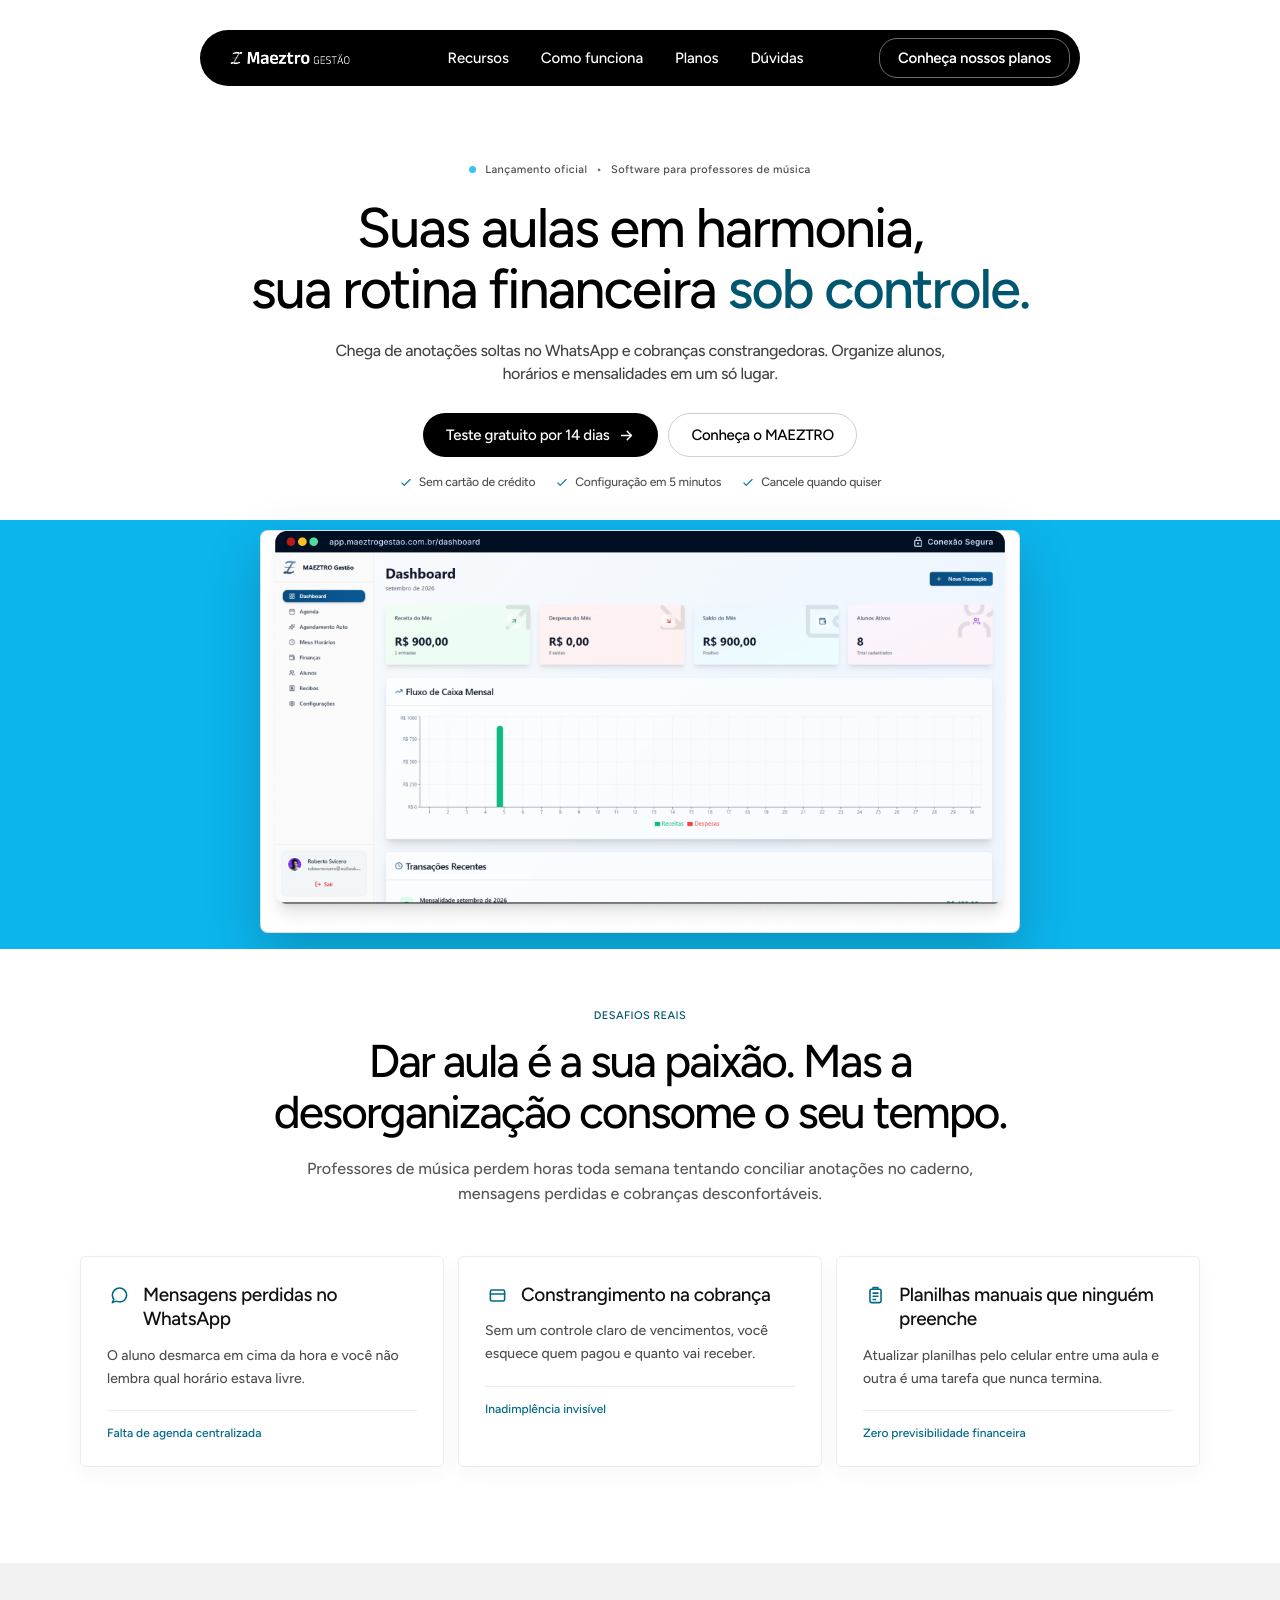
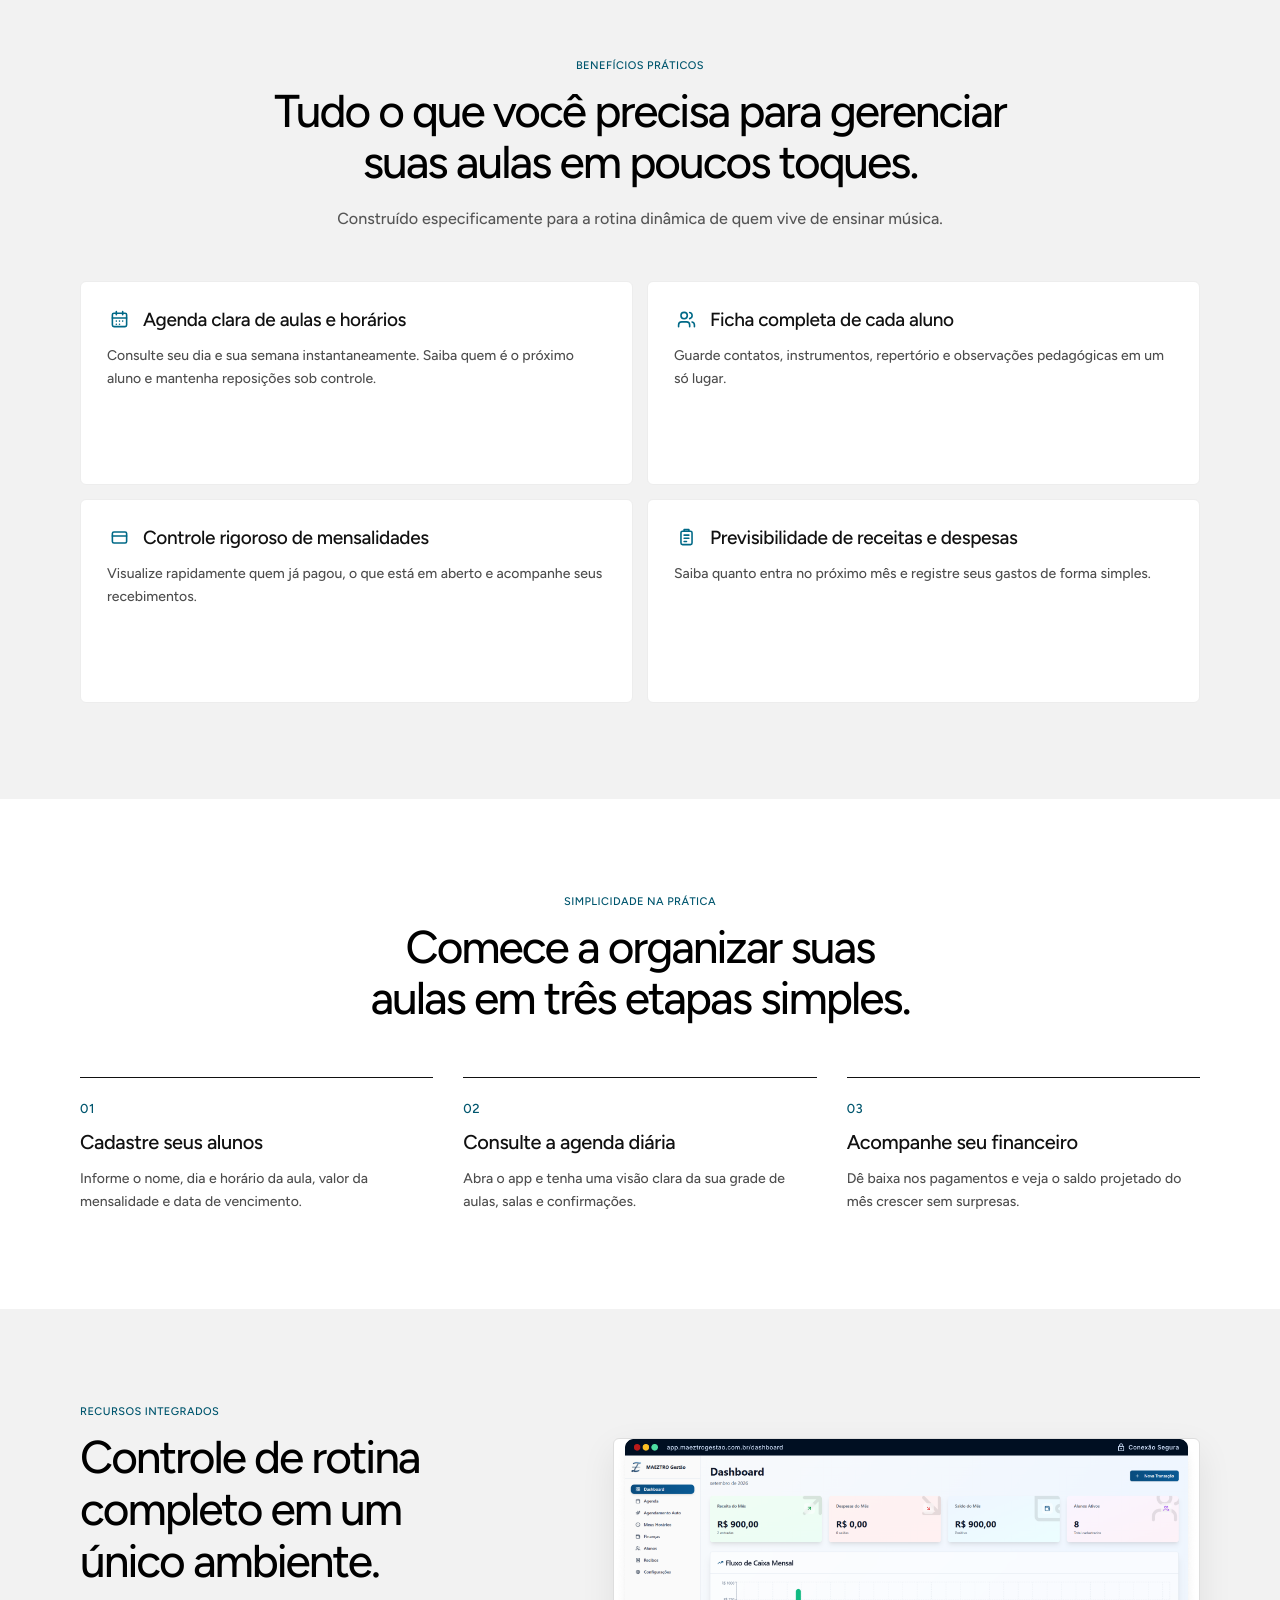
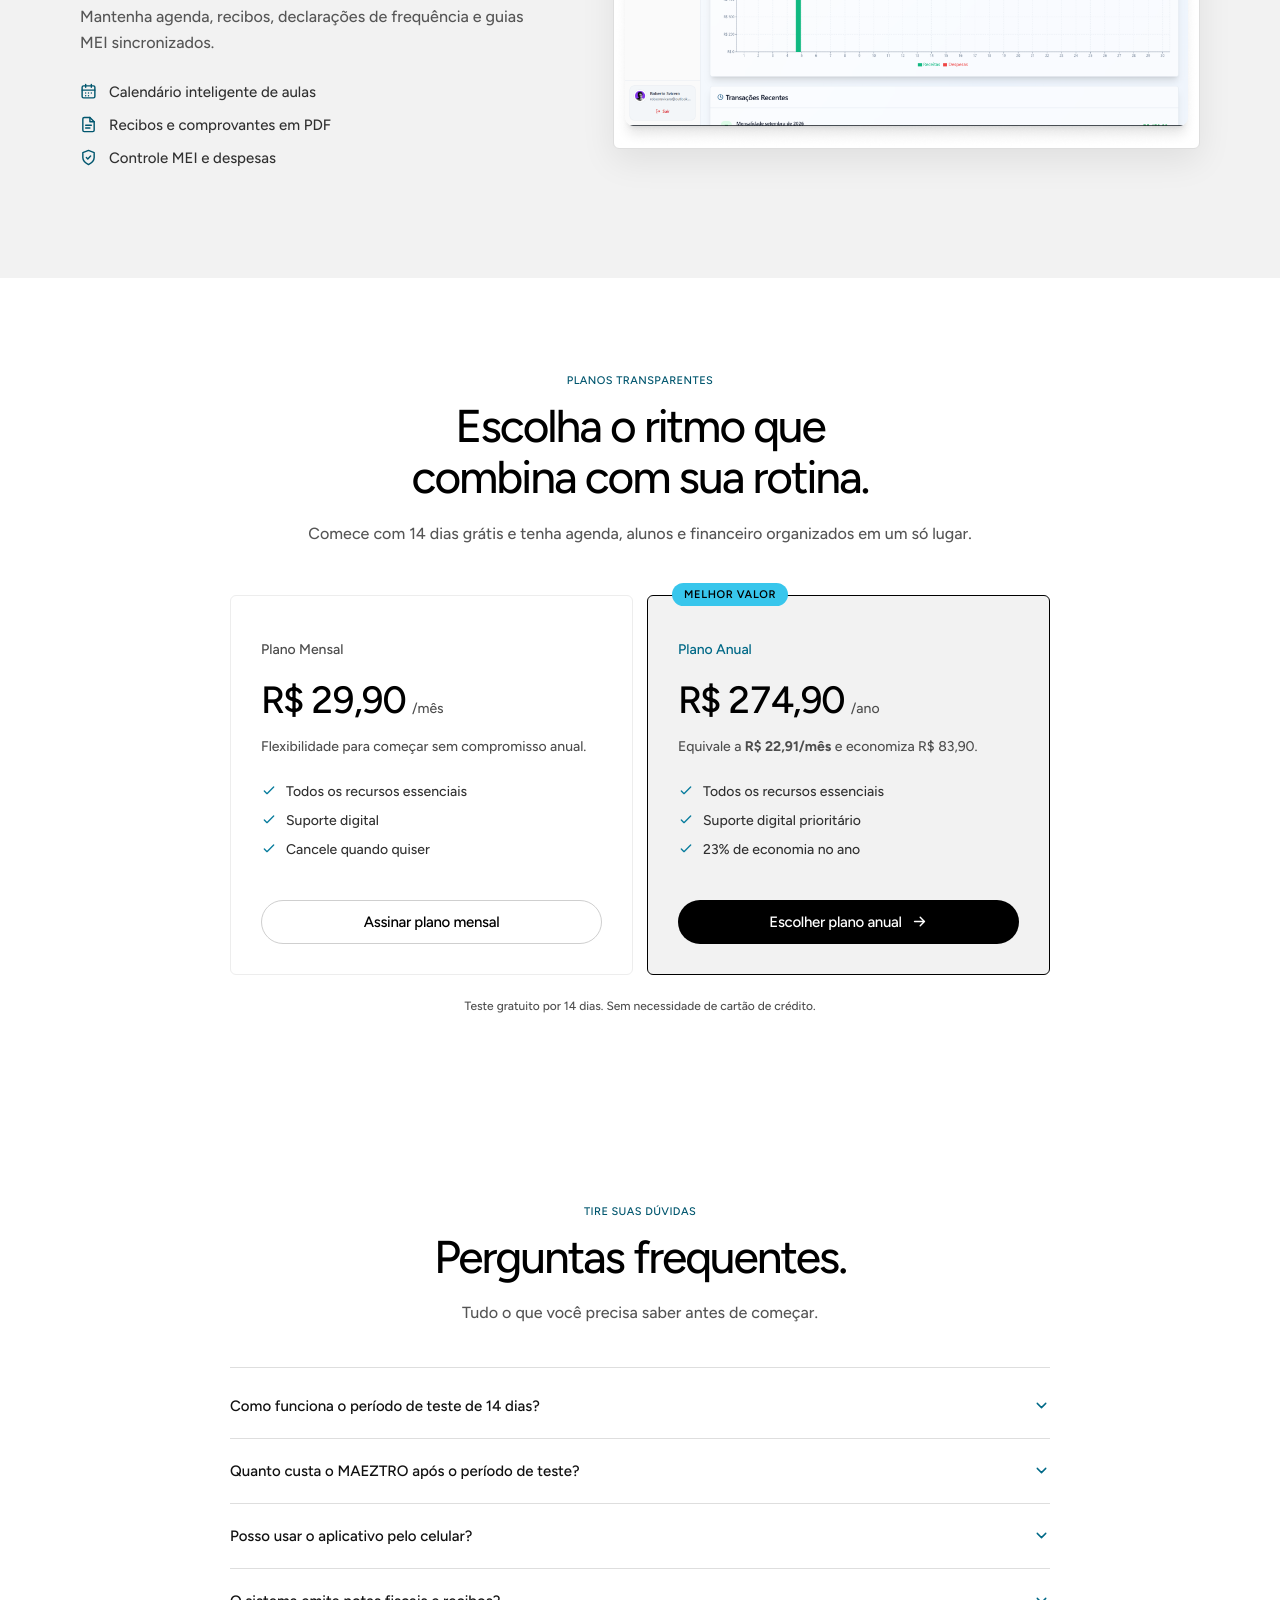
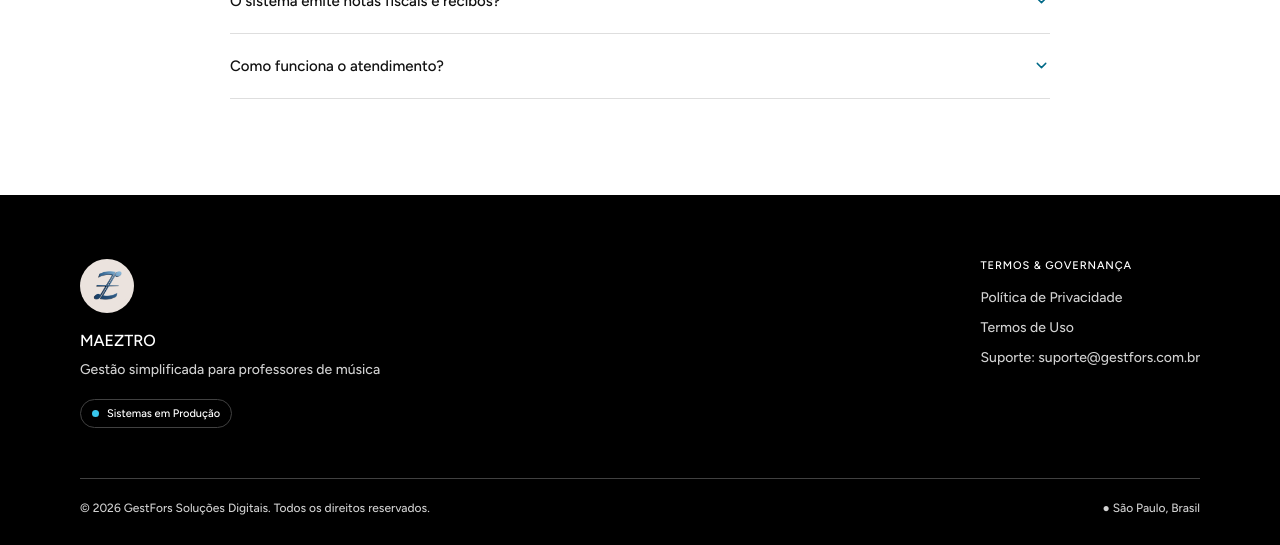
<file: index.html>
<!doctype html>
<html lang="pt-BR">

<head>
  <meta charset="UTF-8" />
  <meta name="viewport" content="width=device-width, initial-scale=1.0" />
  <meta name="description" content="MAEZTRO: organize suas aulas, alunos e financeiro em um só lugar." />
  <title>MAEZTRO | Gestão para professores de música</title>
  <link rel="preconnect" href="https://fonts.googleapis.com" />
  <link rel="preconnect" href="https://fonts.gstatic.com" crossorigin />
  <link
    href="https://fonts.googleapis.com/css2?family=Figtree:wght@100..900&display=block"
    rel="stylesheet" />
  <link rel="stylesheet" href="styles.css" />
</head>

<body>
  <header class="site-header">
    <div class="header-inner">
      <a class="brand" href="#inicio" aria-label="MAEZTRO Gestão">
        <img src="assets/logo_horizontal_branco.png" alt="MAEZTRO" />
      </a>
      <nav class="desktop-nav" aria-label="Navegação principal">
        <a href="#beneficios">Recursos</a>
        <a href="#como-funciona">Como funciona</a>
        <a href="#planos">Planos</a>
        <a href="#faq">Dúvidas</a>
      </nav>
      <a class="header-cta" href="#planos">Conheça nossos planos</a>
      <button class="menu-toggle" type="button" aria-label="Abrir menu" aria-expanded="false"
        aria-controls="mobile-menu"><i data-lucide="menu"></i></button>
    </div>
    <nav id="mobile-menu" class="mobile-nav" aria-label="Navegação principal móvel">
      <a href="#beneficios">Recursos</a>
      <a href="#como-funciona">Como funciona</a>
      <a href="#planos">Planos</a>
      <a href="#faq">Dúvidas</a>
      <a class="mobile-cta" href="#planos">Conheça nossos planos</a>
    </nav>
  </header>

  <main>
    <section id="inicio" class="hero section-light">
      <div class="hero-content">
        <div class="eyebrow-pill"><span></span> Lançamento oficial <b>•</b> Software para professores de música</div>
        <h1>Suas aulas em harmonia,<br />sua rotina financeira <em>sob controle.</em></h1>
        <p class="lead">Chega de anotações soltas no WhatsApp e cobranças constrangedoras. Organize alunos, horários e mensalidades em um só lugar.</p>
        <div class="actions">
          <a class="button button-primary" href="https://app-maeztro.gestfors.com.br/teste-gratis" target="_blank" rel="noreferrer">Teste gratuito por 14 dias <i data-lucide="arrow-right"></i></a>
          <a class="button button-secondary" href="#beneficios">Conheça o MAEZTRO</a>
        </div>
        <div class="trust-list">
          <span><i data-lucide="check"></i> Sem cartão de crédito</span>
          <span><i data-lucide="check"></i> Configuração em 5 minutos</span>
          <span><i data-lucide="check"></i> Cancele quando quiser</span>
        </div>
      </div>
      <div class="hero-band" aria-hidden="true">
        <video class="band-video" autoplay muted loop playsinline preload="metadata"
          poster="https://d8j0ntlcm91z4.cloudfront.net/user_38xzZboKViGWJOttwIXH07lWA1P/hf_20260826_125039_45a71f04-36dd-4620-99d8-7526316d439e.png">
          <source src="https://d8j0ntlcm91z4.cloudfront.net/user_38xzZboKViGWJOttwIXH07lWA1P/hf_20260826_125119_4963ddd4-c287-4044-b014-b68943cdd8bd.mp4" type="video/mp4" />
        </video>
        <div class="band-tint"></div>
      </div>
      <div class="hero-image">
        <div class="image-frame"><img src="assets/App Frame.png" alt="Dashboard do MAEZTRO Gestão" /></div>
      </div>
    </section>

    <section id="dores" class="section-light section-space">
      <div class="container centered">
        <div class="section-label">DESAFIOS REAIS</div>
        <h2>Dar aula é a sua paixão. Mas a desorganização consome o seu tempo.</h2>
        <p class="section-intro">Professores de música perdem horas toda semana tentando conciliar anotações no caderno, mensagens perdidas e cobranças desconfortáveis.</p>
        <div class="card-grid three-cols">
          <article class="info-card">
            <div class="icon-box"><i data-lucide="message-circle"></i></div>
            <h3>Mensagens perdidas no WhatsApp</h3>
            <p>O aluno desmarca em cima da hora e você não lembra qual horário estava livre.</p>
            <strong>Falta de agenda centralizada</strong>
          </article>
          <article class="info-card">
            <div class="icon-box"><i data-lucide="credit-card"></i></div>
            <h3>Constrangimento na cobrança</h3>
            <p>Sem um controle claro de vencimentos, você esquece quem pagou e quanto vai receber.</p>
            <strong>Inadimplência invisível</strong>
          </article>
          <article class="info-card">
            <div class="icon-box"><i data-lucide="clipboard-list"></i></div>
            <h3>Planilhas manuais que ninguém preenche</h3>
            <p>Atualizar planilhas pelo celular entre uma aula e outra é uma tarefa que nunca termina.</p>
            <strong>Zero previsibilidade financeira</strong>
          </article>
        </div>
      </div>
    </section>

    <section id="beneficios" class="section-blue section-space">
      <div class="container">
        <div class="section-heading">
          <div class="section-label">BENEFÍCIOS PRÁTICOS</div>
          <h2>Tudo o que você precisa para gerenciar suas aulas em poucos toques.</h2>
          <p>Construído especificamente para a rotina dinâmica de quem vive de ensinar música.</p>
        </div>
        <div class="card-grid two-cols">
          <article class="feature-card">
            <div class="icon-box blue"><i data-lucide="calendar-days"></i></div>
            <h3>Agenda clara de aulas e horários</h3>
            <p>Consulte seu dia e sua semana instantaneamente. Saiba quem é o próximo aluno e mantenha reposições sob
              controle.</p>
          </article>
          <article class="feature-card">
            <div class="icon-box violet"><i data-lucide="users"></i></div>
            <h3>Ficha completa de cada aluno</h3>
            <p>Guarde contatos, instrumentos, repertório e observações pedagógicas em um só lugar.</p>
          </article>
          <article class="feature-card">
            <div class="icon-box emerald"><i data-lucide="credit-card"></i></div>
            <h3>Controle rigoroso de mensalidades</h3>
            <p>Visualize rapidamente quem já pagou, o que está em aberto e acompanhe seus recebimentos.</p>
          </article>
          <article class="feature-card">
            <div class="icon-box cyan"><i data-lucide="clipboard-list"></i></div>
            <h3>Previsibilidade de receitas e despesas</h3>
            <p>Saiba quanto entra no próximo mês e registre seus gastos de forma simples.</p>
          </article>
        </div>
      </div>
    </section>

    <section id="como-funciona" class="section-light section-space">
      <div class="container centered">
        <div class="section-label">SIMPLICIDADE NA PRÁTICA</div>
        <h2>Comece a organizar suas aulas em três etapas simples.</h2>
        <div class="steps">
          <article><span>01</span>
            <h3>Cadastre seus alunos</h3>
            <p>Informe o nome, dia e horário da aula, valor da mensalidade e data de vencimento.</p>
          </article>
          <article><span>02</span>
            <h3>Consulte a agenda diária</h3>
            <p>Abra o app e tenha uma visão clara da sua grade de aulas, salas e confirmações.</p>
          </article>
          <article><span>03</span>
            <h3>Acompanhe seu financeiro</h3>
            <p>Dê baixa nos pagamentos e veja o saldo projetado do mês crescer sem surpresas.</p>
          </article>
        </div>
      </div>
    </section>

    <section class="section-blue section-space">
      <div class="container split-grid">
        <div>
          <div class="section-label">RECURSOS INTEGRADOS</div>
          <h2>Controle de rotina completo em um único ambiente.</h2>
          <p class="section-intro left">Mantenha agenda, recibos, declarações de frequência e guias MEI sincronizados.
          </p>
          <div class="resource-list">
            <p><i data-lucide="calendar-days"></i> Calendário inteligente de aulas</p>
            <p><i data-lucide="file-text"></i> Recibos e comprovantes em PDF</p>
            <p><i data-lucide="shield-check"></i> Controle MEI e despesas</p>
          </div>
        </div>
        <div class="dashboard-card"><img src="assets/App Frame.png" alt="Recursos do dashboard MAEZTRO" /></div>
      </div>
    </section>

    <section id="planos" class="section-light section-space">
      <div class="container centered">
        <div class="section-label">PLANOS TRANSPARENTES</div>
        <h2>Escolha o ritmo que combina com sua rotina.</h2>
        <p class="section-intro">Comece com 14 dias grátis e tenha agenda, alunos e financeiro organizados em um só
          lugar.</p>
        <div class="pricing-grid">
          <article class="price-card">
            <p class="price-name">Plano Mensal</p>
            <div class="price">R$ 29,90 <small>/mês</small></div>
            <p>Flexibilidade para começar sem compromisso anual.</p>
            <ul>
              <li><i data-lucide="check"></i>Todos os recursos essenciais</li>
              <li><i data-lucide="check"></i>Suporte digital</li>
              <li><i data-lucide="check"></i>Cancele quando quiser</li>
            </ul><a class="button button-secondary full" href="https://pay.kiwify.com.br/LNHszQc" target="_blank"
              rel="noreferrer">Assinar plano mensal</a>
          </article>
          <article class="price-card featured"><span class="best-value">MELHOR VALOR</span>
            <p class="price-name">Plano Anual</p>
            <div class="price">R$ 274,90 <small>/ano</small></div>
            <p>Equivale a <strong>R$ 22,91/mês</strong> e economiza R$ 83,90.</p>
            <ul>
              <li><i data-lucide="check"></i>Todos os recursos essenciais</li>
              <li><i data-lucide="check"></i>Suporte digital prioritário</li>
              <li><i data-lucide="check"></i>23% de economia no ano</li>
            </ul><a class="button button-primary full" href="https://pay.kiwify.com.br/h4t2yde" target="_blank"
              rel="noreferrer">Escolher plano anual <i data-lucide="arrow-right"></i></a>
          </article>
        </div>
        <p class="fine-print">Teste gratuito por 14 dias. Sem necessidade de cartão de crédito.</p>
      </div>
    </section>

    <section id="faq" class="section-light section-space">
      <div class="container faq-container centered">
        <div class="section-label">TIRE SUAS DÚVIDAS</div>
        <h2>Perguntas frequentes.</h2>
        <p class="section-intro">Tudo o que você precisa saber antes de começar.</p>
        <div class="faq-list">
          <details>
            <summary>Como funciona o período de teste de 14 dias?<i data-lucide="chevron-down"></i></summary>
            <p>Você recebe acesso ao ambiente do MAEZTRO e pode testar os recursos durante 14 dias, sem necessidade de
              cartão de crédito.</p>
          </details>
          <details>
            <summary>Quanto custa o MAEZTRO após o período de teste?<i data-lucide="chevron-down"></i></summary>
            <p>O plano mensal custa R$ 29,90. No plano anual, você paga R$ 274,90 pelo período completo e economiza R$
              83,90 em relação ao mensal.</p>
          </details>
          <details>
            <summary>Posso usar o aplicativo pelo celular?<i data-lucide="chevron-down"></i></summary>
            <p>Sim. O MAEZTRO foi pensado para acompanhar a rotina do professor entre uma aula e outra, no computador ou
              no celular.</p>
          </details>
          <details>
            <summary>O sistema emite notas fiscais e recibos?<i data-lucide="chevron-down"></i></summary>
            <p>O MAEZTRO emite recibos e comprovantes de pagamento para sua organização. No momento, o sistema não emite
              notas fiscais.</p>
          </details>
          <details>
            <summary>Como funciona o atendimento?<i data-lucide="chevron-down"></i></summary>
            <p>O suporte é feito por canais digitais, com atendimento direto para orientar o uso e recolher sugestões de
              evolução.</p>
          </details>
        </div>
      </div>
    </section>

  </main>

  <footer class="site-footer">
    <div class="container footer-grid">
      <div class="footer-about"><a class="footer-brand" href="#inicio"><img src="assets/icone_maeztro.png"
            alt="GestFors" /></a>
        <h2>MAEZTRO</h2>
        <p>Gestão simplificada para professores de música</p><span class="production"><b></b>Sistemas em Produção</span>
      </div>

      <nav>
        <h3>TERMOS &amp; GOVERNANÇA</h3>
        <a href="#politica-privacidade" id="open-privacy">Política de Privacidade
        </a>
        <a href="#termos-uso" id="open-terms">Termos de Uso
        </a>
        <a href="mailto:suporte@gestfors.com.br">Suporte: suporte@gestfors.com.br</a>
      </nav>

    </div>
    <div class="container footer-bottom"><span>© 2026 GestFors Soluções Digitais. Todos os direitos
        reservados.</span><span>● São Paulo, Brasil</span></div>
  </footer>

  <!-- Modal Simples de Política de Privacidade / Termos para cumprir os links sem dead links -->
  <div id="legal-modal" class="legal-modal" aria-hidden="true">
    <div class="modal-panel" role="dialog" aria-modal="true" aria-labelledby="modal-title" tabindex="-1">
      <div class="modal-header">
        <h2 id="modal-title">Termos e Condições</h2>
        <button id="close-modal" class="modal-close" type="button" aria-label="Fechar janela">
          <i data-lucide="x"></i>
        </button>
      </div>
      <div id="modal-body" class="modal-body">
        <!-- Conteúdo dinâmico preenchido via script -->
      </div>
      <div class="modal-footer">
        <button id="modal-ok-btn" class="modal-ok" type="button">
          Fechar
        </button>
      </div>
    </div>
  </div>

  <script src="script.js" defer></script>
</body>

</html>
</file>
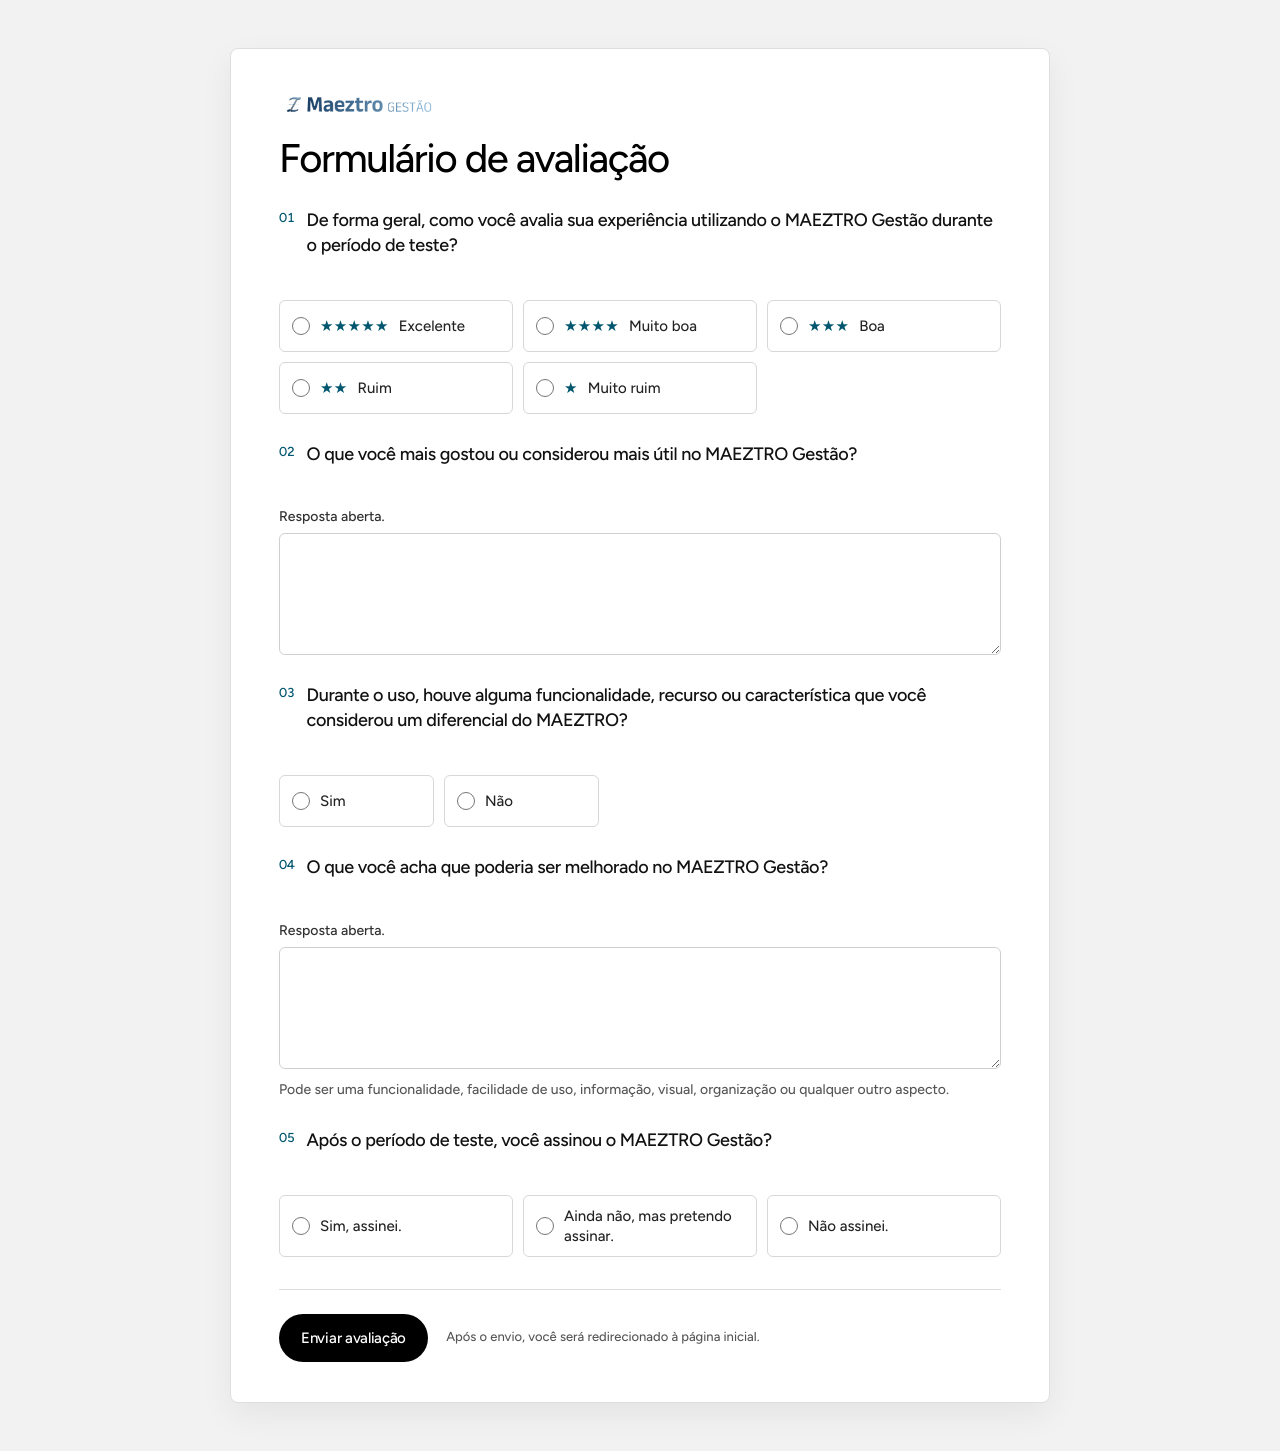
<file: feedback.html>
<!doctype html>
<html lang="pt-BR">

<head>
  <meta charset="UTF-8" />
  <meta name="viewport" content="width=device-width, initial-scale=1.0" />
  <meta name="description" content="Compartilhe sua experiência com o MAEZTRO Gestão." />
  <title>Formulário de avaliação | MAEZTRO Gestão</title>
  <link rel="preconnect" href="https://fonts.googleapis.com" />
  <link rel="preconnect" href="https://fonts.gstatic.com" crossorigin />
  <link href="https://fonts.googleapis.com/css2?family=Figtree:wght@100..900&display=block" rel="stylesheet" />
  <link rel="stylesheet" href="styles.css" />
</head>

<body class="feedback-page">
  <main class="feedback-shell">
    <form id="feedback-form" class="feedback-form" action="https://formspree.io/f/xbdevbne" method="POST">
      <input type="hidden" name="_subject" value="Avaliação do MAEZTRO Gestão" />
      <div class="feedback-heading">
        <img class="feedback-brand" src="assets/logo_horizontal.png" alt="MAEZTRO Gestão" />
        <h1>Formulário de avaliação</h1>
      </div>

      <fieldset class="feedback-question">
        <legend><span class="feedback-number">01</span>De forma geral, como você avalia sua experiência utilizando o MAEZTRO Gestão durante o período de teste?</legend>
        <div class="feedback-options rating-options">
          <label class="feedback-choice">
            <input type="radio" name="experience" value="5" required />
            <span class="feedback-stars" aria-hidden="true">★★★★★</span>
            <span>Excelente</span>
          </label>
          <label class="feedback-choice">
            <input type="radio" name="experience" value="4" />
            <span class="feedback-stars" aria-hidden="true">★★★★</span>
            <span>Muito boa</span>
          </label>
          <label class="feedback-choice">
            <input type="radio" name="experience" value="3" />
            <span class="feedback-stars" aria-hidden="true">★★★</span>
            <span>Boa</span>
          </label>
          <label class="feedback-choice">
            <input type="radio" name="experience" value="2" />
            <span class="feedback-stars" aria-hidden="true">★★</span>
            <span>Ruim</span>
          </label>
          <label class="feedback-choice">
            <input type="radio" name="experience" value="1" />
            <span class="feedback-stars" aria-hidden="true">★</span>
            <span>Muito ruim</span>
          </label>
        </div>
      </fieldset>

      <fieldset class="feedback-question">
        <legend><span class="feedback-number">02</span>O que você mais gostou ou considerou mais útil no MAEZTRO Gestão?</legend>
        <label class="feedback-field-label" for="most-useful">Resposta aberta.</label>
        <textarea id="most-useful" name="mostUseful" rows="4"></textarea>
      </fieldset>

      <fieldset class="feedback-question">
        <legend><span class="feedback-number">03</span>Durante o uso, houve alguma funcionalidade, recurso ou característica que você considerou um diferencial do MAEZTRO?</legend>
        <div class="feedback-options binary-options">
          <label class="feedback-choice">
            <input type="radio" name="hasDifferential" value="Sim" required />
            <span>Sim</span>
          </label>
          <label class="feedback-choice">
            <input type="radio" name="hasDifferential" value="Não" />
            <span>Não</span>
          </label>
        </div>
        <div id="differential-followup" class="feedback-followup" hidden>
          <label class="feedback-field-label" for="differential">Se sim, conte qual foi e por quê.</label>
          <textarea id="differential" name="differential" rows="3" required></textarea>
        </div>
      </fieldset>

      <fieldset class="feedback-question">
        <legend><span class="feedback-number">04</span>O que você acha que poderia ser melhorado no MAEZTRO Gestão?</legend>
        <label class="feedback-field-label" for="improvements">Resposta aberta.</label>
        <textarea id="improvements" name="improvements" rows="4" aria-describedby="improvements-hint"></textarea>
        <p class="feedback-hint" id="improvements-hint">Pode ser uma funcionalidade, facilidade de uso, informação, visual, organização ou qualquer outro aspecto.</p>
      </fieldset>

      <fieldset class="feedback-question">
        <legend><span class="feedback-number">05</span>Após o período de teste, você assinou o MAEZTRO Gestão?</legend>
        <div class="feedback-options status-options">
          <label class="feedback-choice">
            <input type="radio" name="subscription" value="Sim, assinei." required />
            <span>Sim, assinei.</span>
          </label>
          <label class="feedback-choice">
            <input type="radio" name="subscription" value="Ainda não, mas pretendo assinar." />
            <span>Ainda não, mas pretendo assinar.</span>
          </label>
          <label class="feedback-choice">
            <input type="radio" name="subscription" value="Não assinei." />
            <span>Não assinei.</span>
          </label>
        </div>
      </fieldset>

      <fieldset id="subscription-followup" class="feedback-question" hidden>
        <legend><span class="feedback-number">06</span>Se você ainda não assinou, o que faltou para que você tomasse essa decisão?</legend>
        <label class="feedback-field-label" for="subscription-reason">Resposta aberta.</label>
        <textarea id="subscription-reason" name="subscriptionReason" rows="4" aria-describedby="subscription-hint"></textarea>
        <p class="feedback-hint" id="subscription-hint">Conte com sinceridade o que poderia fazer você considerar a assinatura: alguma funcionalidade, melhoria, preço, necessidade, facilidade de uso ou outro motivo.</p>
      </fieldset>

      <div class="feedback-submit-row">
        <button class="button button-primary feedback-submit" type="submit">Enviar avaliação</button>
        <p id="feedback-status" class="feedback-submit-note" role="status" aria-live="polite">Após o envio, você será redirecionado à página inicial.</p>
      </div>
    </form>
  </main>
  <script src="script.js" defer></script>
</body>

</html>
</file>
<file: styles.css>
*,
    *::before,
    *::after {
      box-sizing: border-box;
    }

    :root {
      --font-sans: 'Figtree', -apple-system, BlinkMacSystemFont, 'Segoe UI', Helvetica, Arial, sans-serif;
      --fs-display: 55.7px;
      --fs-title: 20px;
      --fs-heading: 17px;
      --fs-body: 16.1px;
      --fs-eyebrow: 15.8px;
      --fs-ui: 15px;
      --fs-meta: 14.3px;
      --fs-item: 12.9px;
      --fs-caption: 12.2px;
      --fs-tab: 12.1px;
      --fw-light: 388;
      --fw-regular: 470;
      --fw-medium: 500;
      --fw-semibold: 511;
      --fw-bold: 577;
      --fw-black: 783;
      --tr-display: -0.0572em;
      --tr-title: -0.057em;
      --tr-heading: -0.02em;
      --tr-body: -0.025em;
      --tr-eyebrow: -0.0293em;
      --tr-ui: -0.008em;
      --tr-cta: -0.02em;
      --tr-meta: -0.025em;
      --tr-item: -0.02em;
      --tr-caption: -0.02em;
      --tr-tab: -0.02em;
      --tr-wordmark: -0.0075em;
      --lh-display: 1.1;
      --lh-body: 1.45;
      --c-ink: #000;
      --c-ink-soft: #2e2e2e;
      --c-muted: #656565;
      --c-on-dark: #fff;
      --c-on-light: #000;
      --c-surface-nav: #000;
      --c-surface-card: #f2f2f2;
      --c-surface-panel: #fff;
      --c-border-row: #ededed;
      --c-accent: #38c6ec;
      --c-band: #0db5ed;
      --line: #dedede;
      --content: 1120px;
    }

    html {
      scroll-behavior: smooth;
      scroll-padding-top: 96px;
    }

    body {
      margin: 0;
      color: var(--c-ink);
      background: #fff;
      font-family: var(--font-sans);
      font-weight: var(--fw-regular);
      -webkit-font-smoothing: antialiased;
      -moz-osx-font-smoothing: grayscale;
      text-rendering: geometricPrecision;
    }

    body,
    button,
    input {
      font-family: var(--font-sans);
    }

    a {
      color: inherit;
      text-decoration: none;
      text-underline-offset: 4px;
    }

    button {
      color: inherit;
    }

    button,
    a {
      -webkit-tap-highlight-color: transparent;
    }

    :focus-visible {
      outline: 3px solid #087a9b;
      outline-offset: 4px;
    }

    ::selection {
      color: #000;
      background: #a9edfb;
    }

    ::-webkit-scrollbar {
      width: 10px;
    }

    ::-webkit-scrollbar-thumb {
      border: 3px solid #fff;
      border-radius: 8px;
      background: #8b8b8b;
    }

    .container {
      width: min(var(--content), calc(100% - 48px));
      margin-inline: auto;
    }

    .site-header {
      position: absolute;
      z-index: 30;
      top: 30px;
      left: 0;
      width: 100%;
    }

    .header-inner {
      position: relative;
      display: flex;
      width: min(880px, calc(100% - 40px));
      min-height: 52px;
      align-items: center;
      justify-content: space-between;
      gap: 20px;
      margin: 0 auto;
      border-radius: 28px;
      background: var(--c-surface-nav);
      padding: 8px 10px 8px 24px;
      color: var(--c-on-dark);
    }

    .brand {
      display: inline-flex;
      min-width: 148px;
      align-items: center;
    }

    .brand img {
      display: block;
      width: 132px;
      max-height: 34px;
      object-fit: contain;
      filter: brightness(0) invert(1);
    }

    .desktop-nav {
      display: flex;
      align-items: center;
      gap: clamp(16px, 2.5vw, 34px);
      margin-inline: auto;
    }

    .desktop-nav a,
    .mobile-nav a {
      font-size: var(--fs-ui);
      font-weight: var(--fw-medium);
      letter-spacing: var(--tr-ui);
      white-space: nowrap;
      transition: color 160ms ease;
    }

    .desktop-nav a:hover,
    .mobile-nav a:hover {
      color: var(--c-accent);
    }

    .header-cta,
    .mobile-cta {
      display: inline-flex;
      min-height: 34px;
      flex: 0 0 auto;
      align-items: center;
      justify-content: center;
      border: 0;
      border-radius: 18px;
      background: #fff;
      padding: 0 18px;
      color: #000;
      font-size: var(--fs-ui);
      font-weight: var(--fw-bold);
      letter-spacing: var(--tr-cta);
      white-space: nowrap;
      transition: background 160ms ease, color 160ms ease, transform 160ms ease;
    }

    .header-cta:hover,
    .mobile-cta:hover {
      transform: translateY(-1px);
      background: #dff8ff;
    }

    .menu-toggle {
      display: none;
      width: 38px;
      height: 38px;
      align-items: center;
      justify-content: center;
      border: 1px solid #454545;
      border-radius: 50%;
      background: transparent;
      color: #fff;
      cursor: pointer;
    }

    .menu-toggle svg {
      width: 19px;
      height: 19px;
    }

    .menu-toggle:hover {
      border-color: var(--c-accent);
      color: var(--c-accent);
    }

    .mobile-nav {
      display: none;
    }

    .hero {
      position: relative;
      min-height: 980px;
      overflow: hidden;
      padding: 158px 24px 0;
      background: #fff;
      text-align: center;
    }

    .hero-content {
      position: relative;
      z-index: 2;
      width: min(920px, 100%);
      margin: 0 auto;
    }

    .eyebrow-pill {
      display: inline-flex;
      align-items: center;
      gap: 9px;
      margin: 0;
      color: #4e4e4e;
      font-size: 11px;
      font-weight: var(--fw-semibold);
      letter-spacing: 0.09em;
      text-transform: uppercase;
    }

    .eyebrow-pill span {
      width: 7px;
      height: 7px;
      border-radius: 50%;
      background: var(--c-accent);
    }

    .eyebrow-pill b {
      color: #999;
    }

    .hero h1 {
      max-width: 920px;
      margin: 20px auto 0;
      color: var(--c-ink);
      font-size: var(--fs-display);
      font-weight: var(--fw-regular);
      line-height: var(--lh-display);
      letter-spacing: var(--tr-display);
      text-wrap: balance;
    }

    .hero h1 em {
      color: #087c9d;
      font-style: normal;
      font-weight: var(--fw-semibold);
    }

    .lead {
      max-width: 650px;
      margin: 20px auto 0;
      color: #434343;
      font-size: var(--fs-body);
      font-weight: var(--fw-regular);
      line-height: var(--lh-body);
      letter-spacing: var(--tr-body);
      text-wrap: pretty;
    }

    .actions {
      display: flex;
      flex-wrap: wrap;
      align-items: center;
      justify-content: center;
      gap: 10px;
      margin-top: 27px;
    }

    .button {
      display: inline-flex;
      min-height: 44px;
      align-items: center;
      justify-content: center;
      gap: 9px;
      border: 1px solid transparent;
      border-radius: 24px;
      padding: 0 22px;
      font-size: var(--fs-ui);
      font-weight: var(--fw-semibold);
      letter-spacing: var(--tr-cta);
      transition: background 160ms ease, color 160ms ease, transform 160ms ease;
    }

    .button:hover {
      transform: translateY(-2px);
    }

    .button:active,
    .header-cta:active,
    .mobile-cta:active {
      transform: translateY(0) scale(0.98);
    }

    .menu-toggle:active,
    .modal-close:active,
    .modal-ok:active {
      transform: scale(0.96);
    }

    .button svg {
      width: 17px;
      height: 17px;
      flex: 0 0 auto;
    }

    .button-primary {
      background: #000;
      color: #fff;
    }

    .button-primary:hover {
      background: #2e2e2e;
    }

    .button-secondary {
      border-color: #cfcfcf;
      background: #fff;
      color: #000;
    }

    .button-secondary:hover {
      border-color: #8b8b8b;
      background: #f5f5f5;
    }

    .trust-list {
      display: flex;
      flex-wrap: wrap;
      justify-content: center;
      gap: 8px 20px;
      margin-top: 18px;
      color: #4d4d4d;
      font-size: var(--fs-caption);
      letter-spacing: var(--tr-caption);
    }

    .trust-list span {
      display: inline-flex;
      align-items: center;
      gap: 6px;
    }

    .trust-list svg {
      width: 14px;
      height: 14px;
      color: #087c9d;
    }

    .hero-band {
      position: absolute;
      z-index: 0;
      top: 548px;
      right: 0;
      bottom: 0;
      left: 0;
      overflow: hidden;
      background: var(--c-band);
    }

    .band-video {
      position: absolute;
      z-index: 0;
      inset: 0;
      width: 100%;
      height: 100%;
      object-fit: cover;
      object-position: center top;
    }

    .band-tint {
      position: absolute;
      z-index: 1;
      inset: 0;
      background: rgba(13, 181, 237, 0.5);
      pointer-events: none;
    }

    .hero-image {
      position: relative;
      z-index: 3;
      width: min(860px, 100%);
      margin: 54px auto 0;
      animation: card-arrive 760ms cubic-bezier(0.2, 0.8, 0.2, 1) both;
    }

    .image-frame {
      overflow: hidden;
      border: 1px solid rgba(0, 0, 0, 0.12);
      border-radius: 8px;
      background: #fff;
      box-shadow: 0 20px 55px rgba(0, 0, 0, 0.2);
    }

    .image-frame img,
    .dashboard-card img {
      display: block;
      width: 100%;
      height: auto;
    }

    @keyframes card-arrive {
      from {
        transform: translateY(14px);
      }

      to {
        transform: translateY(0);
      }
    }

    .section-light {
      background: #fff;
    }

    .section-blue {
      background: var(--c-surface-card);
    }

    .section-space {
      padding: 104px 24px;
    }

    .centered {
      text-align: center;
    }

    .section-label {
      margin: 0;
      color: #087c9d;
      font-size: 11px;
      font-weight: var(--fw-semibold);
      letter-spacing: 0.04em;
      text-transform: uppercase;
    }

    .section-space h2 {
      max-width: 760px;
      margin: 14px auto 0;
      color: var(--c-ink);
      font-size: clamp(34px, 4vw, 46px);
      font-weight: var(--fw-regular);
      line-height: 1.12;
      letter-spacing: -0.045em;
      text-wrap: balance;
    }

    body {
      overflow-x: visible;
    }

    .eyebrow-pill {
      letter-spacing: 0.04em;
      text-transform: none;
    }

    .mobile-nav a:hover {
      color: var(--c-accent);
    }

    .mobile-nav .mobile-cta:hover {
      color: #000;
    }

    .section-intro,
    .section-heading > p {
      max-width: 680px;
      margin: 18px auto 0;
      color: #555;
      font-size: var(--fs-body);
      line-height: 1.6;
      text-wrap: pretty;
    }

    .section-intro.left {
      margin-left: 0;
    }

    .section-heading {
      max-width: 780px;
      margin: 0 auto;
      text-align: center;
    }

    .card-grid {
      display: grid;
      gap: 14px;
      margin-top: 48px;
    }

    .three-cols {
      grid-template-columns: repeat(3, minmax(0, 1fr));
    }

    .two-cols {
      grid-template-columns: repeat(2, minmax(0, 1fr));
    }

    .info-card,
    .feature-card,
    .price-card {
      min-width: 0;
      border: 1px solid var(--c-border-row);
      border-radius: 6px;
      background: #fff;
      padding: 26px;
      text-align: left;
    }

    .info-card {
      display: grid;
      grid-template-columns: 24px minmax(0, 1fr);
      align-content: start;
      column-gap: 12px;
      box-shadow: 0 8px 22px rgba(0, 0, 0, 0.035);
    }

    .icon-box {
      display: inline-flex;
      width: 24px;
      height: 24px;
      align-items: center;
      justify-content: center;
      border-radius: 0;
      background: transparent;
      color: #006987;
    }

    .icon-box svg {
      display: block;
      width: 19px;
      height: 19px;
      flex: 0 0 auto;
      stroke: currentColor;
    }

    .info-card h3,
    .feature-card h3,
    .steps h3 {
      margin: 20px 0 0;
      color: #111;
      font-size: 19px;
      font-weight: var(--fw-semibold);
      line-height: 1.28;
      letter-spacing: var(--tr-heading);
    }

    .info-card .icon-box {
      grid-column: 1;
      grid-row: 1;
    }

    .info-card h3 {
      grid-column: 2;
      grid-row: 1;
      margin: 0;
    }

    .info-card p,
    .info-card strong {
      grid-column: 1 / -1;
    }

    .info-card p,
    .feature-card p,
    .steps p,
    .price-card > p {
      margin: 12px 0 0;
      color: #4d4d4d;
      font-size: 14px;
      line-height: 1.65;
    }

    .info-card strong {
      display: block;
      margin-top: 20px;
      border-top: 1px solid var(--c-border-row);
      padding-top: 15px;
      color: #006987;
      font-size: 12px;
      font-weight: var(--fw-semibold);
    }

    .feature-card {
      display: grid;
      grid-template-columns: 24px minmax(0, 1fr);
      align-content: start;
      column-gap: 12px;
      min-height: 204px;
      padding: 26px;
    }

    .feature-card .icon-box {
      grid-column: 1;
      grid-row: 1;
    }

    .feature-card h3 {
      grid-column: 2;
      grid-row: 1;
      margin-top: 0;
    }

    .feature-card p {
      grid-column: 1 / -1;
    }

    .steps {
      display: grid;
      grid-template-columns: repeat(3, minmax(0, 1fr));
      gap: 30px;
      margin-top: 52px;
      text-align: left;
    }

    .steps article {
      border-top: 1px solid #111;
      padding-top: 20px;
    }

    .steps span {
      color: #087c9d;
      font-size: 13px;
      font-weight: var(--fw-semibold);
      letter-spacing: 0.04em;
    }

    .steps h3 {
      margin-top: 13px;
      font-size: 20px;
    }

    .split-grid,
    .form-grid {
      display: grid;
      grid-template-columns: 0.9fr 1.1fr;
      align-items: center;
      gap: 52px;
    }

    .split-grid h2,
    .form-grid h2 {
      margin-left: 0;
      text-align: left;
    }

    .resource-list {
      margin-top: 26px;
      color: #303030;
      font-size: 15px;
    }

    .resource-list p {
      display: flex;
      align-items: center;
      gap: 12px;
      margin: 15px 0;
    }

    .resource-list svg {
      width: 17px;
      height: 17px;
      flex: 0 0 auto;
      color: #087c9d;
    }

    .dashboard-card {
      overflow: hidden;
      border: 1px solid #dedede;
      border-radius: 6px;
      background: #fff;
      box-shadow: 0 12px 34px rgba(0, 0, 0, 0.08);
    }

    .pricing-grid {
      display: grid;
      grid-template-columns: repeat(2, minmax(0, 1fr));
      gap: 14px;
      max-width: 820px;
      margin: 48px auto 0;
      text-align: left;
    }

    .price-card {
      position: relative;
      padding: 30px;
    }

    .price-card.featured {
      border-color: #000;
      background: #f2f2f2;
    }

    .best-value {
      position: absolute;
      top: -13px;
      left: 24px;
      border-radius: 14px;
      background: var(--c-accent);
      padding: 5px 12px;
      color: #000;
      font-size: 10px;
      font-weight: var(--fw-bold);
      letter-spacing: 0.06em;
    }

    .price-name {
      margin: 0;
      color: #303030;
      font-size: 14px;
      font-weight: var(--fw-semibold);
    }

    .featured .price-name {
      color: #006987;
    }

    .price {
      margin-top: 16px;
      color: #000;
      font-size: 38px;
      font-weight: var(--fw-semibold);
      letter-spacing: -0.05em;
      font-variant-numeric: tabular-nums;
    }

    .price small {
      color: #4d4d4d;
      font-size: 14px;
      font-weight: var(--fw-regular);
      letter-spacing: 0;
    }

    .price-card ul {
      display: grid;
      gap: 12px;
      margin: 24px 0;
      padding: 0;
      color: #303030;
      font-size: 14px;
      list-style: none;
    }

    .price-card li {
      display: flex;
      gap: 9px;
    }

    .price-card li svg {
      width: 16px;
      height: 16px;
      flex: 0 0 auto;
      color: #087c9d;
    }

    .full {
      width: 100%;
      margin-top: 18px;
    }

    .fine-print {
      margin: 24px 0 0;
      color: #4d4d4d;
      font-size: 12px;
    }

    .faq-container {
      max-width: 820px;
    }

    .faq-list {
      margin-top: 40px;
      border-top: 1px solid var(--line);
      text-align: left;
    }

    .faq-list details {
      border-bottom: 1px solid var(--line);
    }

    .faq-list summary {
      display: flex;
      min-height: 64px;
      align-items: center;
      justify-content: space-between;
      gap: 20px;
      padding: 16px 0;
      color: #111;
      font-size: 15px;
      font-weight: var(--fw-semibold);
      cursor: pointer;
      list-style: none;
    }

    .faq-list summary::-webkit-details-marker {
      display: none;
    }

    .faq-list summary svg {
      width: 17px;
      height: 17px;
      flex: 0 0 auto;
      color: #006987;
      transition: transform 180ms ease;
    }

    .faq-list details[open] summary svg {
      transform: rotate(180deg);
    }

    .faq-list details p {
      max-width: 740px;
      margin: 0;
      padding: 0 32px 20px 0;
      color: #4d4d4d;
      font-size: 14px;
      line-height: 1.65;
    }

    .site-footer {
      background: #000;
      padding: 64px 24px 30px;
      color: #d2d2d2;
    }

    .footer-grid {
      display: flex;
      align-items: flex-start;
      justify-content: space-between;
      gap: 40px;
    }

    .footer-brand {
      display: inline-flex;
      width: 54px;
      height: 54px;
      align-items: center;
      justify-content: center;
      border-radius: 50%;
      background: #EBE3DE;
    }

    .footer-brand img {
      width: 37px;
      height: 37px;
      object-fit: contain;
    }

    .footer-about h2 {
      margin: 18px 0 0;
      color: #fff;
      font-size: 16px;
      font-weight: var(--fw-semibold);
    }

    .footer-about p {
      max-width: 410px;
      margin: 9px 0 0;
      color: #d2d2d2;
      font-size: 14px;
      line-height: 1.6;
    }

    .production {
      display: inline-flex;
      align-items: center;
      gap: 8px;
      margin-top: 18px;
      border: 1px solid #414141;
      border-radius: 20px;
      padding: 7px 11px;
      color: #fff;
      font-size: 11px;
      font-weight: var(--fw-medium);
    }

    .production b {
      width: 7px;
      height: 7px;
      border-radius: 50%;
      background: #38c6ec;
    }

    .site-footer nav {
      display: flex;
      flex-direction: column;
      align-items: flex-start;
      gap: 13px;
      font-size: 14px;
    }

    .site-footer nav h3 {
      margin: 0 0 4px;
      color: #fff;
      font-size: 11px;
      font-weight: var(--fw-semibold);
      letter-spacing: 0.08em;
    }

    .site-footer a:hover {
      color: var(--c-accent);
    }

    .footer-bottom {
      display: flex;
      align-items: center;
      justify-content: space-between;
      gap: 16px;
      margin-top: 50px;
      border-top: 1px solid #414141;
      padding-top: 22px;
      color: #d2d2d2;
      font-size: 12px;
    }

    .legal-modal {
      position: fixed;
      z-index: 60;
      inset: 0;
      display: none;
      align-items: center;
      justify-content: center;
      overflow-y: auto;
      padding: 20px;
      background: rgba(0, 0, 0, 0.72);
    }

    .legal-modal.is-open {
      display: flex;
    }

    .modal-panel {
      width: min(100%, 560px);
      max-height: min(80vh, 720px);
      overflow-y: auto;
      border: 1px solid #dedede;
      border-radius: 8px;
      background: #fff;
      padding: 24px;
      box-shadow: 0 20px 60px rgba(0, 0, 0, 0.3);
    }

    .modal-header,
    .modal-footer {
      display: flex;
      align-items: center;
      justify-content: space-between;
      gap: 20px;
    }

    .modal-header {
      border-bottom: 1px solid var(--line);
      padding-bottom: 15px;
    }

    .modal-header h2 {
      margin: 0;
      font-size: 20px;
      font-weight: var(--fw-semibold);
    }

    .modal-close {
      display: inline-flex;
      width: 44px;
      height: 44px;
      flex: 0 0 auto;
      align-items: center;
      justify-content: center;
      border: 1px solid #dedede;
      border-radius: 50%;
      background: #fff;
      cursor: pointer;
    }

    .modal-close:hover {
      border-color: #b8b8b8;
      background: #f2f2f2;
    }

    .modal-close svg {
      width: 18px;
      height: 18px;
    }

    .modal-body {
      padding: 18px 0;
      color: #3f3f3f;
      font-size: 14px;
      line-height: 1.65;
    }

    .modal-body p {
      margin: 0 0 12px;
    }

    .modal-body p:last-child {
      margin-bottom: 0;
    }

    .modal-footer {
      justify-content: flex-end;
      border-top: 1px solid var(--line);
      padding-top: 15px;
    }

    .modal-ok {
      min-height: 44px;
      border: 0;
      border-radius: 22px;
      background: #000;
      padding: 0 20px;
      color: #fff;
      font-size: 14px;
      font-weight: var(--fw-semibold);
      cursor: pointer;
    }

    .modal-ok:hover {
      background: #2e2e2e;
    }

    @media (max-width: 980px) {
      .desktop-nav {
        gap: 15px;
      }

      .desktop-nav a,
      .header-cta {
        font-size: 13px;
      }

      .brand {
        min-width: 126px;
      }

      .brand img {
        width: 118px;
      }
    }

    @media (max-width: 760px) {
      .site-header {
        top: 16px;
      }

      .header-inner {
        width: calc(100% - 28px);
        min-height: 54px;
        padding: 7px 8px 7px 18px;
      }

      .desktop-nav,
      .header-cta {
        display: none;
      }

      .brand {
        min-width: 0;
      }

      .brand img {
        width: 125px;
        max-height: 32px;
      }

      .menu-toggle {
        display: inline-flex;
      }

      .mobile-nav {
        position: absolute;
        top: 64px;
        left: 14px;
        display: none;
        width: calc(100% - 28px);
        flex-direction: column;
        align-items: stretch;
        gap: 0;
        border: 1px solid #222;
        border-radius: 12px;
        background: #000;
        padding: 8px 16px 14px;
        color: #fff;
      }

      .mobile-nav.open {
        display: flex;
      }

      .mobile-nav a:not(.mobile-cta) {
        border-bottom: 1px solid #343434;
        padding: 14px 2px;
      }

      .mobile-cta {
        min-height: 44px;
        margin-top: 12px;
      }

      .hero {
        min-height: 900px;
        padding: 132px 20px 0;
      }

      .hero h1 {
        max-width: 650px;
        margin-top: 18px;
        font-size: clamp(38px, 8vw, 50px);
        line-height: 1.06;
      }

      .lead {
        max-width: 560px;
        margin-top: 18px;
        font-size: 16px;
      }

      .hero-band {
        top: 536px;
      }

      .hero-image {
        margin-top: 58px;
      }

      .three-cols,
      .two-cols,
      .steps,
      .pricing-grid {
        grid-template-columns: 1fr;
      }

      .section-space {
        padding: 78px 20px;
      }

      .split-grid,
      .form-grid {
        grid-template-columns: 1fr;
        gap: 34px;
      }

      .split-grid h2,
      .form-grid h2,
      .section-heading h2,
      .section-heading > p {
        text-align: left;
      }

      .section-heading {
        margin-left: 0;
      }

      .section-intro.left {
        max-width: none;
      }

      .footer-grid {
        flex-direction: column;
      }

      .footer-bottom {
        align-items: flex-start;
        flex-direction: column;
      }
    }

    @media (max-width: 480px) {
      .container {
        width: 100%;
      }

      .hero {
        min-height: 830px;
        padding: 126px 16px 0;
      }

      .eyebrow-pill {
        gap: 6px;
        font-size: 9px;
        letter-spacing: 0.035em;
      }

      .hero h1 {
        max-width: 390px;
        font-size: 39px;
        letter-spacing: -0.052em;
      }

      .lead {
        max-width: 380px;
        font-size: 15px;
      }

      .actions {
        gap: 9px;
        margin-top: 22px;
      }

      .actions .button {
        width: 100%;
      }

      .trust-list {
        display: grid;
        justify-content: center;
        gap: 7px;
        margin-top: 14px;
        text-align: left;
      }

      .hero-band {
        top: 520px;
      }

      .hero-image {
        width: calc(100% + 10px);
        margin-top: 42px;
        margin-left: -5px;
      }

      .image-frame {
        border-radius: 5px;
      }

      .section-space {
        padding: 68px 16px;
      }

      .section-space h2 {
        font-size: 34px;
      }

      .card-grid {
        gap: 10px;
        margin-top: 32px;
      }

      .info-card,
      .feature-card,
      .price-card {
        padding: 22px;
      }

      .steps {
        gap: 24px;
        margin-top: 36px;
      }

      .price {
        font-size: 34px;
      }

      .site-footer {
        padding: 52px 20px 26px;
      }

      .modal-panel {
        padding: 20px;
      }
    }

    @media (prefers-reduced-motion: reduce) {
      *,
      *::before,
      *::after {
        scroll-behavior: auto !important;
        animation-duration: 0.01ms !important;
        animation-iteration-count: 1 !important;
        transition-duration: 0.01ms !important;
      }
    }

    :root {
      --c-accent-text: #00566e;
      --tr-display: -0.035em;
    }

    body {
      overflow-x: clip;
    }

    .hero {
      min-height: 1020px;
      overflow: hidden;
    }

    .eyebrow-pill b {
      color: #6b6b6b;
    }

    .hero h1 em,
    .section-label,
    .steps span,
    .resource-list svg {
      color: var(--c-accent-text);
    }

    .section-label {
      text-transform: none;
    }

    .header-cta:hover {
      color: #000;
      background: #dff8ff;
    }

    .best-value {
      font-size: 11px;
    }

    .faq-list {
      padding-top: 6px;
    }

    @media (max-width: 480px) {
      .eyebrow-pill {
        font-size: 11px;
      }

      .hero {
        min-height: 830px;
      }

      .hero h1 {
        letter-spacing: -0.035em;
      }
    }

    body {
      overflow-x: visible;
    }

    .eyebrow-pill {
      letter-spacing: 0.04em;
      text-transform: none;
    }

    .mobile-cta:hover {
      color: #000;
    }

    .hero {
      min-height: 940px;
      padding-bottom: 16px;
    }

    .hero-band {
      top: 520px;
    }

    .hero-image {
      width: min(760px, 100%);
      margin-top: 40px;
    }

    .section-space {
      padding-top: 96px;
      padding-bottom: 96px;
    }

    #dores.section-space {
      padding-top: 60px;
    }

    .header-cta {
      min-height: 40px;
      border: 1px solid rgba(255, 255, 255, 0.42);
      background: transparent;
      color: #fff;
    }

    .header-cta:hover {
      color: #000;
      background: #fff;
    }

    .menu-toggle {
      width: 44px;
      height: 44px;
    }

    .modal-panel {
      box-shadow: 0 18px 38px rgba(0, 0, 0, 0.28);
    }

    @media (max-width: 760px) {
      .header-inner {
        padding-block: 5px;
      }

      .hero {
        min-height: 0;
        padding-bottom: 32px;
      }

      .hero-image {
        margin-top: 38px;
      }

      .section-space {
        padding-top: 72px;
        padding-bottom: 72px;
      }
    }

    @media (max-width: 480px) {
      .hero {
        min-height: 0;
        padding: 116px 16px 16px;
      }

      .hero h1 {
        margin-top: 14px;
        font-size: 36px;
        letter-spacing: -0.035em;
      }

      .lead {
        margin-top: 14px;
      }

      .actions {
        margin-top: 18px;
      }

      .trust-list {
        margin-top: 10px;
      }

      .hero-image {
        margin-top: 24px;
      }

      #dores.section-space {
        padding-top: 24px;
      }

      .section-space {
        padding-bottom: 60px;
      }
    }

    .feedback-page {
      min-height: 100vh;
      background: #f2f2f2;
    }

    .feedback-shell {
      width: min(820px, calc(100% - 32px));
      margin: 48px auto;
    }

    .feedback-form {
      border: 1px solid #dedede;
      border-radius: 8px;
      background: #fff;
      padding: 40px 48px;
      box-shadow: 0 12px 34px rgba(0, 0, 0, 0.06);
    }

    .feedback-heading {
      padding-bottom: 28px;
    }

    .feedback-brand {
      display: block;
      width: 160px;
      max-width: 100%;
      height: auto;
      margin: 0 0 16px;
      object-fit: contain;
      object-position: left center;
    }

    .feedback-heading h1 {
      max-width: 620px;
      margin: 0;
      color: #000;
      font-size: 40px;
      font-weight: var(--fw-regular);
      line-height: 1.1;
      letter-spacing: -0.035em;
      text-wrap: balance;
    }

    .feedback-question {
      min-width: 0;
      margin: 0;
      border: 0;
      border-top: 1px solid #dedede;
      padding: 26px 0 0;
    }

    .feedback-question + .feedback-question {
      margin-top: 28px;
    }

    .feedback-question legend {
      display: flex;
      width: 100%;
      align-items: flex-start;
      gap: 12px;
      padding: 0;
      color: #111;
      font-size: 18px;
      font-weight: var(--fw-semibold);
      line-height: 1.4;
      letter-spacing: var(--tr-heading);
    }

    .feedback-number {
      flex: 0 0 auto;
      padding-top: 2px;
      color: #00566e;
      font-size: 13px;
      font-weight: var(--fw-semibold);
      font-variant-numeric: tabular-nums;
    }

    .feedback-options {
      display: grid;
      grid-template-columns: repeat(auto-fit, minmax(220px, 1fr));
      gap: 10px;
      margin-top: 16px;
    }

    .binary-options {
      grid-template-columns: repeat(2, minmax(0, 1fr));
      max-width: 320px;
    }

    .feedback-choice {
      display: flex;
      min-width: 0;
      min-height: 52px;
      align-items: center;
      gap: 10px;
      border: 1px solid #d7d7d7;
      border-radius: 6px;
      background: #fff;
      padding: 10px 12px;
      color: #222;
      font-size: 15px;
      line-height: 1.35;
      cursor: pointer;
      transition: border-color 160ms ease, background 160ms ease;
    }

    .feedback-choice:hover {
      border-color: #7a7a7a;
      background: #f8fcfd;
    }

    .feedback-choice:has(input:checked) {
      border-color: #00566e;
      background: #eaf8fb;
    }

    .feedback-choice input {
      width: 18px;
      height: 18px;
      flex: 0 0 auto;
      margin: 0;
      accent-color: #00566e;
    }

    .feedback-choice input:focus-visible {
      outline: 2px solid #00566e;
      outline-offset: 3px;
    }

    .feedback-stars {
      color: #00566e;
      font-size: 15px;
      letter-spacing: 0.02em;
      white-space: nowrap;
    }

    .feedback-field-label {
      display: block;
      margin-top: 15px;
      color: #303030;
      font-size: 14px;
      font-weight: var(--fw-medium);
    }

    .feedback-question textarea {
      display: block;
      width: 100%;
      min-height: 112px;
      margin-top: 8px;
      border: 1px solid #cfcfcf;
      border-radius: 6px;
      background: #fff;
      padding: 12px 14px;
      color: #111;
      font-size: 16px;
      line-height: 1.5;
      resize: vertical;
    }

    .feedback-question textarea:focus-visible {
      border-color: #00566e;
      outline: 3px solid rgba(0, 86, 110, 0.18);
      outline-offset: 1px;
    }

    .feedback-hint {
      margin: 10px 0 0;
      color: #555;
      font-size: 14px;
      line-height: 1.5;
    }

    .feedback-followup[hidden],
    .feedback-question[hidden] {
      display: none;
    }

    .feedback-submit-row {
      display: flex;
      align-items: center;
      gap: 18px;
      margin-top: 32px;
      border-top: 1px solid #dedede;
      padding-top: 24px;
    }

    .feedback-submit {
      min-height: 48px;
      flex: 0 0 auto;
      border: 0;
      cursor: pointer;
    }

    .feedback-submit:disabled {
      cursor: wait;
      opacity: 0.62;
      transform: none;
    }

    .feedback-submit-note {
      margin: 0;
      color: #555;
      font-size: 13px;
      line-height: 1.45;
    }

    @media (max-width: 600px) {
      .feedback-shell {
        width: 100%;
        margin: 0 auto;
      }

      .feedback-form {
        min-height: 100vh;
        border: 0;
        border-radius: 0;
        padding: 28px 20px max(28px, env(safe-area-inset-bottom));
        box-shadow: none;
      }

      .feedback-heading {
        padding-bottom: 22px;
      }

      .feedback-heading h1 {
        font-size: 32px;
      }

      .feedback-question {
        padding-top: 22px;
      }

      .feedback-question + .feedback-question {
        margin-top: 24px;
      }

      .feedback-question legend {
        font-size: 17px;
      }

      .feedback-options,
      .binary-options {
        grid-template-columns: minmax(0, 1fr);
        max-width: none;
      }

      .feedback-choice {
        min-height: 48px;
      }

      .feedback-submit-row {
        align-items: stretch;
        flex-direction: column;
        gap: 12px;
      }

      .feedback-submit {
        width: 100%;
      }
    }

    @media (prefers-reduced-motion: reduce) {
      .feedback-choice {
        transition: none;
      }
    }
</file>
